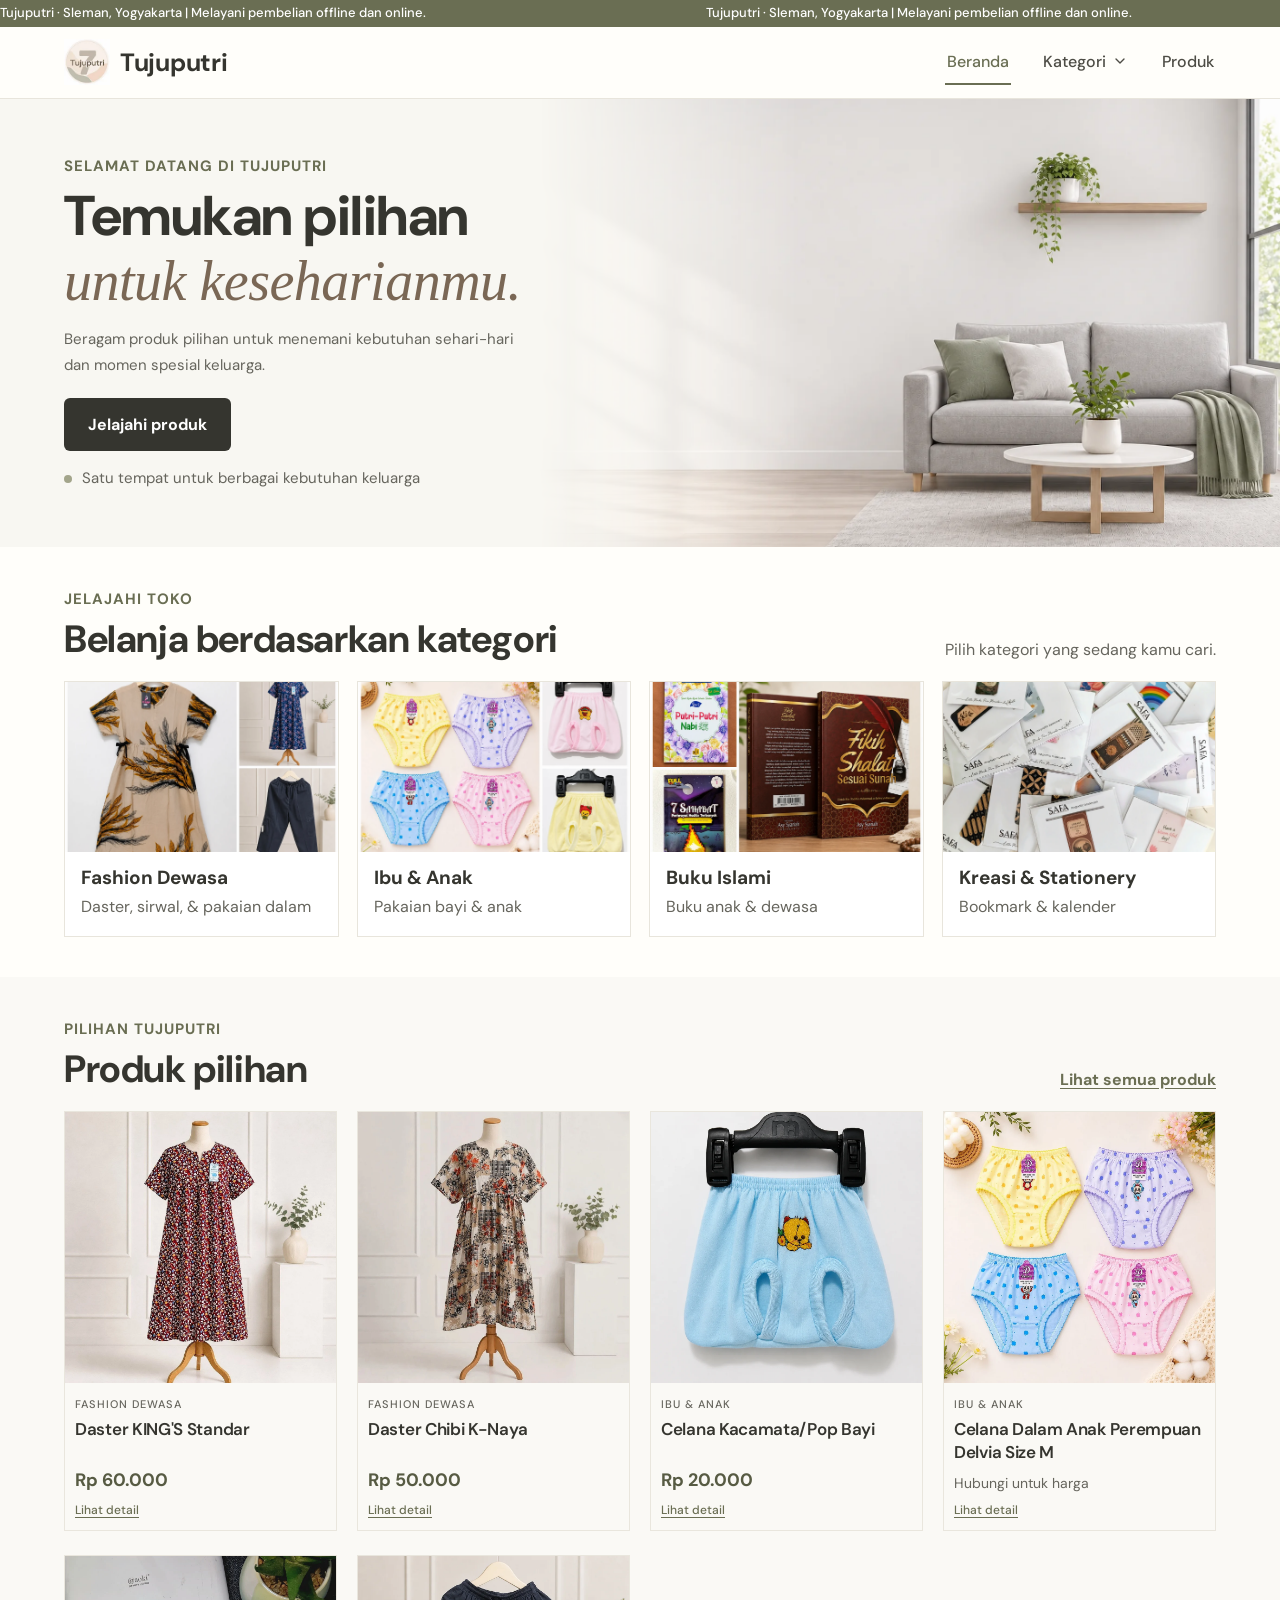
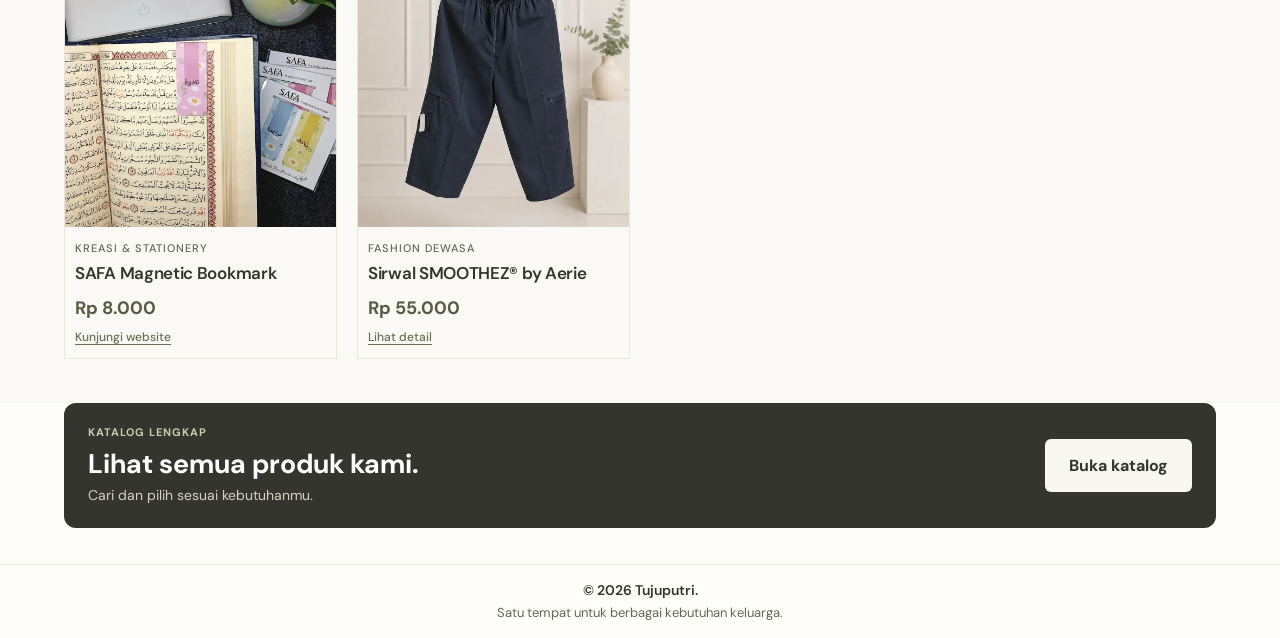
<file: index.html>
<!doctype html>
<html lang="id">
<head>
  <meta charset="utf-8">
  <meta name="viewport" content="width=device-width, initial-scale=1">
  <meta name="description" content="Tujuputri, satu tempat untuk berbagai kebutuhan keluarga.">
  <meta name="theme-color" content="#f8f7f2">
  <title>Tujuputri | Satu Tempat untuk Kebutuhan Keluarga</title>
  <link rel="preconnect" href="https://fonts.googleapis.com">
  <link rel="preconnect" href="https://fonts.gstatic.com" crossorigin>
  <link href="https://fonts.googleapis.com/css2?family=DM+Sans:wght@400;500;600;700&display=swap" rel="stylesheet">
  <link rel="stylesheet" href="styles.css?v=2">
</head>
<body data-page="home">
  
<!-- INFO TOKO -->
<div class="info-bar">
  <div class="info-marquee">
    <div class="info-marquee-track">
      <div class="info-marquee-group">
        <span>Tujuputri · Sleman, Yogyakarta | Melayani pembelian offline dan online.</span>
        <span>Tujuputri · Sleman, Yogyakarta | Melayani pembelian offline dan online.</span>
      </div>

      <div class="info-marquee-group" aria-hidden="true">
        <span>Tujuputri · Sleman, Yogyakarta | Melayani pembelian offline dan online.</span>
        <span>Tujuputri · Sleman, Yogyakarta | Melayani pembelian offline dan online.</span>
      </div>
    </div>
  </div>
</div>
  
  <!-- Header bersama, dirender dari header.js -->
  <div id="site-header"></div>

  <main>
    <!-- HERO -->
    <section class="hero">
      <div class="hero-copy">
        <p class="eyebrow">Selamat datang di Tujuputri</p>
        <h1>Temukan pilihan<br><em>untuk keseharianmu.</em></h1>
        <p class="hero-description">Beragam produk pilihan untuk menemani kebutuhan sehari-hari dan momen spesial keluarga.</p>
        <a class="button button-dark" href="#kategori">Jelajahi produk</a>
        <div class="hero-note"><span class="note-dot"></span> Satu tempat untuk berbagai kebutuhan keluarga</div>
      </div>
    </section>

    <!-- KATEGORI (kartu dibuat otomatis dari config.js) -->
    <section class="category-section section-wrap" id="kategori">
      <div class="section-heading">
        <div>
          <p class="eyebrow">Jelajahi toko</p>
          <h2>Belanja berdasarkan kategori</h2>
        </div>
        <p>Pilih kategori yang sedang kamu cari.</p>
      </div>
      <div class="category-grid" id="category-grid"></div>
    </section>

    <!-- PRODUK PILIHAN (hanya produk dengan featured: true) -->
    <section class="products-section section-wrap" id="pilihan">
      <div class="section-heading">
        <div>
          <p class="eyebrow">Pilihan Tujuputri</p>
          <h2>Produk pilihan</h2>
        </div>
        <a class="text-link" href="produk.html">Lihat semua produk</a>
      </div>
      <div class="product-grid" id="featured-grid"></div>
    </section>

    <!-- AJAKAN KE KATALOG LENGKAP -->
    <section class="cta-strip" id="katalog">
      <div>
        <p class="eyebrow">Katalog lengkap</p>
        <h2>Lihat semua produk kami.</h2>
        <p>Cari dan pilih sesuai kebutuhanmu.</p>
      </div>
      <a class="button button-light" href="produk.html">Buka katalog</a>
    </section>
  </main>

  <!-- FOOTER -->
  <footer class="site-footer">
    <div class="social-links" id="social-links" hidden></div>
    <p class="footer-copy">© 2026 Tujuputri.</p>
    <p class="footer-text">Satu tempat untuk berbagai kebutuhan keluarga.</p>
  </footer>

  <div class="toast" id="toast" role="status" aria-live="polite"></div>
  <script src="config.js?v=2"></script>
  <script src="header.js?v=1"></script>
  <script src="script.js?v=2"></script>
</body>
</html>
</file>
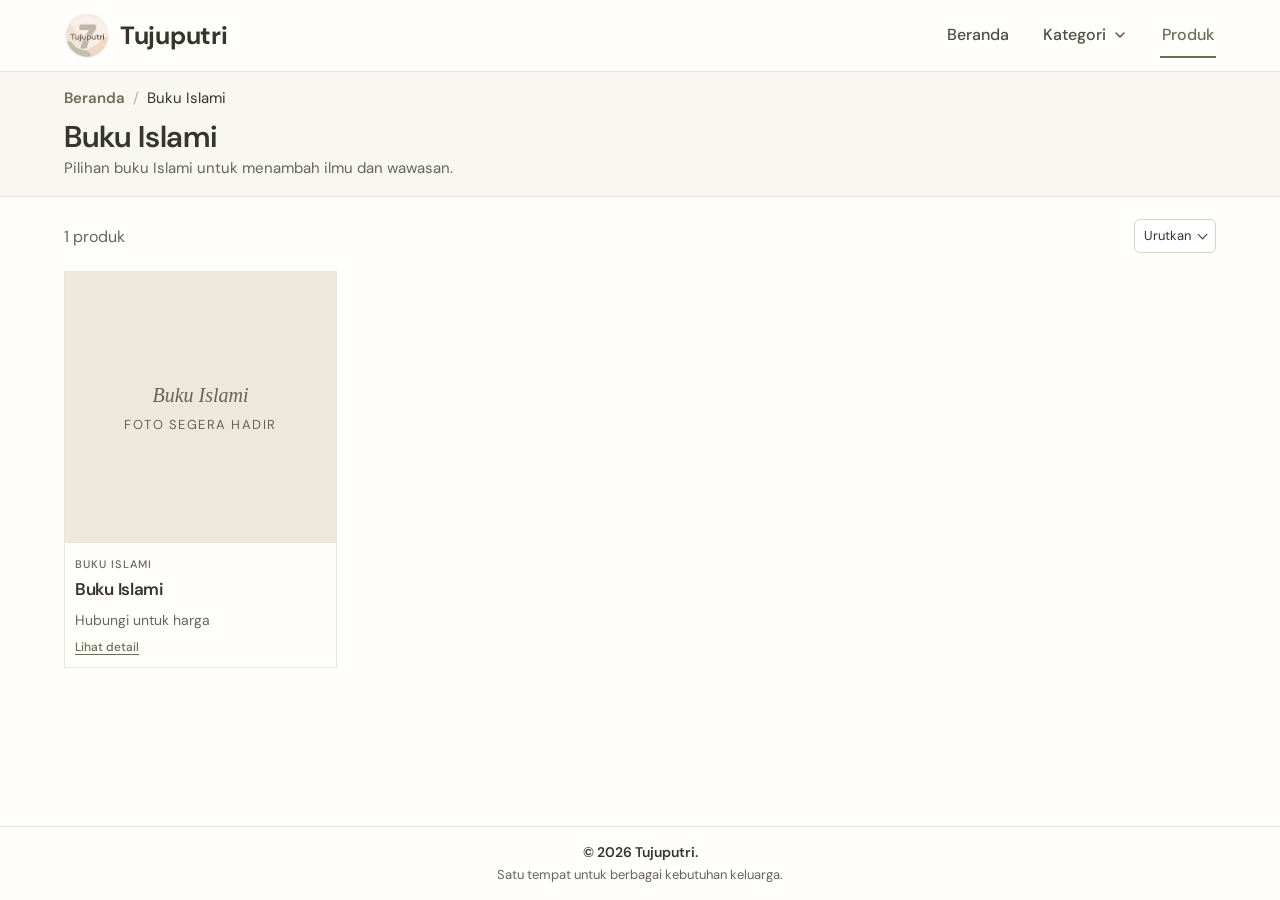
<file: buku-islami.html>
<!doctype html>
<html lang="id">
<head>
  <meta charset="utf-8">
  <meta name="viewport" content="width=device-width, initial-scale=1">
  <meta name="description" content="Buku Islami di Tujuputri: bacaan islami pilihan untuk keluarga.">
  <meta name="theme-color" content="#f8f7f2">
  <title>Buku Islami | Tujuputri</title>
  <link rel="preconnect" href="https://fonts.googleapis.com">
  <link rel="preconnect" href="https://fonts.gstatic.com" crossorigin>
  <link href="https://fonts.googleapis.com/css2?family=DM+Sans:wght@400;500;600;700&display=swap" rel="stylesheet">
  <link rel="stylesheet" href="styles.css?v=2">
</head>
<!-- Halaman kategori: ganti data-category sesuai id kategori di config.js -->
<body data-page="category" data-category="buku">

  <!-- Header bersama, dirender dari header.js -->
  <div id="site-header"></div>

  <main>
    <!-- JUDUL KATEGORI (diisi otomatis dari config.js) -->
    <section class="page-head section-wrap">
      <nav class="breadcrumb" id="breadcrumb" aria-label="Jejak halaman"></nav>
      <h1 id="category-title">Buku Islami</h1>
      <p class="page-intro" id="category-intro"></p>
    </section>

    <!-- DAFTAR PRODUK KATEGORI -->
    <section class="page-section section-wrap">

  <div class="listing-toolbar">
  <p class="result-count" id="result-count" aria-live="polite"></p>

  <div class="sort-control">
    <button
      type="button"
      class="sort-trigger"
      id="sort-trigger"
      aria-expanded="false"
      aria-controls="sort-options"
    >
      <span id="sort-label">Urutkan</span>
      <span class="sort-arrow"></span>
    </button>

    <div class="sort-options" id="sort-options" hidden>
      <button type="button" data-sort="default">Default</button>
      <button type="button" data-sort="price-low">Termurah</button>
      <button type="button" data-sort="price-high">Termahal</button>
      <button type="button" data-sort="name-az">A–Z</button>
      <button type="button" data-sort="name-za">Z–A</button>
    </div>
  </div>
</div>

  <div class="product-grid" id="product-grid"></div>
      <p class="empty-state" id="empty-state" hidden>Produk di kategori ini akan segera hadir. <a class="text-link" href="produk.html">Lihat semua produk</a></p>
    </section>
  </main>

  <!-- FOOTER -->
  <footer class="site-footer">
    <div class="social-links" id="social-links" hidden></div>
    <p class="footer-copy">© 2026 Tujuputri.</p>
    <p class="footer-text">Satu tempat untuk berbagai kebutuhan keluarga.</p>
  </footer>

  <div class="toast" id="toast" role="status" aria-live="polite"></div>
  <script src="config.js?v=2"></script>
  <script src="header.js?v=1"></script>
  <script src="script.js?v=2"></script>
</body>
</html>
</file>
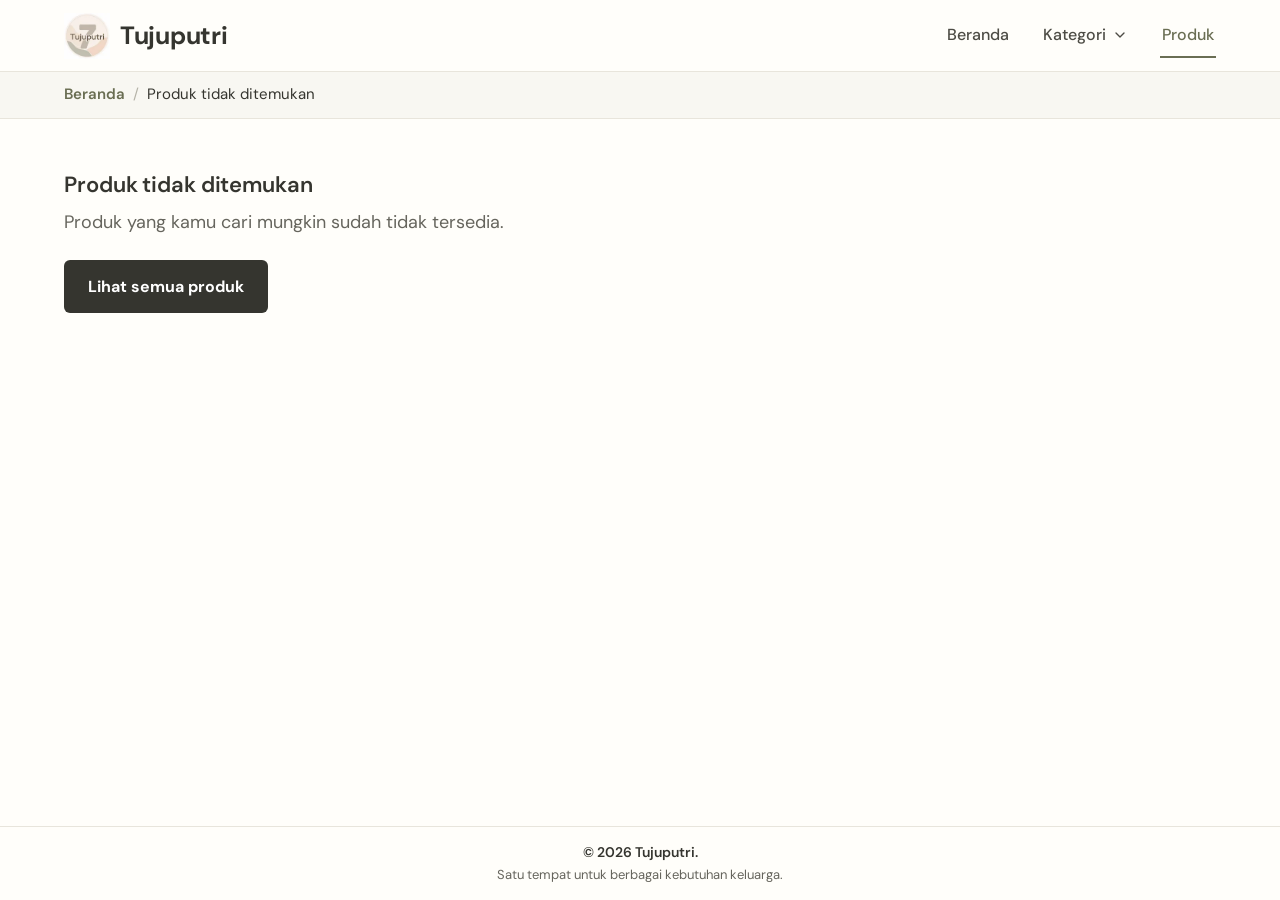
<file: detail.html>
<!doctype html>
<html lang="id">
<head>
  <meta charset="utf-8">
  <meta name="viewport" content="width=device-width, initial-scale=1">
  <meta name="description" content="Detail produk Tujuputri.">
  <meta name="theme-color" content="#f8f7f2">
  <title>Detail Produk | Tujuputri</title>
  <link rel="preconnect" href="https://fonts.googleapis.com">
  <link rel="preconnect" href="https://fonts.gstatic.com" crossorigin>
  <link href="https://fonts.googleapis.com/css2?family=DM+Sans:wght@400;500;600;700&display=swap" rel="stylesheet">
  <link rel="stylesheet" href="styles.css?v=2">
</head>
<!-- Satu halaman untuk semua produk. Alamatnya: detail.html?id=ID-PRODUK (id dari config.js) -->
<body data-page="detail">

  <!-- Header bersama, dirender dari header.js -->
  <div id="site-header"></div>

  <main>
    <!-- JEJAK HALAMAN (diisi otomatis) -->
    <section class="page-head compact section-wrap">
      <nav class="breadcrumb" id="breadcrumb" aria-label="Jejak halaman"></nav>
    </section>

    <!-- DETAIL PRODUK (diisi otomatis dari config.js) -->
    <section class="page-section section-wrap">
      <div id="detail"></div>
    </section>
  </main>

  <!-- FOOTER -->
  <footer class="site-footer">
    <div class="social-links" id="social-links" hidden></div>
    <p class="footer-copy">© 2026 Tujuputri.</p>
    <p class="footer-text">Satu tempat untuk berbagai kebutuhan keluarga.</p>
  </footer>

  <div class="toast" id="toast" role="status" aria-live="polite"></div>
  <script src="config.js?v=2"></script>
  <script src="header.js?v=1"></script>
  <script src="script.js?v=2"></script>
</body>
</html>
</file>
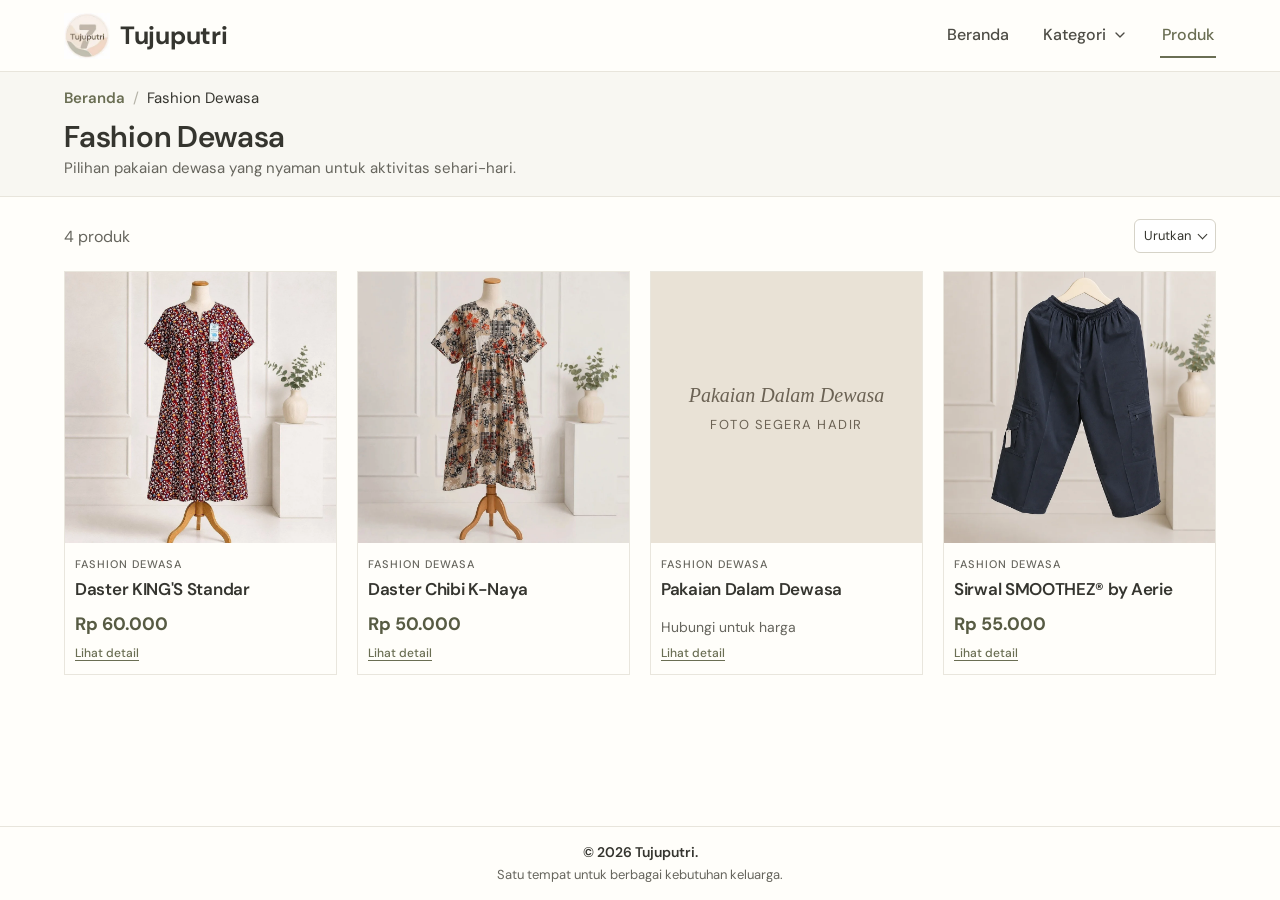
<file: fashion.html>
<!doctype html>
<html lang="id">
<head>
  <meta charset="utf-8">
  <meta name="viewport" content="width=device-width, initial-scale=1">
  <meta name="description" content="Fashion Dewasa di Tujuputri: daster dan pakaian dalam dewasa.">
  <meta name="theme-color" content="#f8f7f2">
  <title>Fashion Dewasa | Tujuputri</title>
  <link rel="preconnect" href="https://fonts.googleapis.com">
  <link rel="preconnect" href="https://fonts.gstatic.com" crossorigin>
  <link href="https://fonts.googleapis.com/css2?family=DM+Sans:wght@400;500;600;700&display=swap" rel="stylesheet">
  <link rel="stylesheet" href="styles.css?v=2">
</head>
<!-- Halaman kategori: ganti data-category sesuai id kategori di config.js -->
<body data-page="category" data-category="fashion">

  <!-- Header bersama, dirender dari header.js -->
  <div id="site-header"></div>

  <main>
    <!-- JUDUL KATEGORI (diisi otomatis dari config.js) -->
    <section class="page-head section-wrap">
      <nav class="breadcrumb" id="breadcrumb" aria-label="Jejak halaman"></nav>
      <h1 id="category-title">Fashion Dewasa</h1>
      <p class="page-intro" id="category-intro"></p>
    </section>

    <!-- DAFTAR PRODUK KATEGORI -->
    <section class="page-section section-wrap">

  <div class="listing-toolbar">
  <p class="result-count" id="result-count" aria-live="polite"></p>

  <div class="sort-control">
    <button
      type="button"
      class="sort-trigger"
      id="sort-trigger"
      aria-expanded="false"
      aria-controls="sort-options"
    >
      <span id="sort-label">Urutkan</span>
      <span class="sort-arrow"></span>
    </button>

    <div class="sort-options" id="sort-options" hidden>
      <button type="button" data-sort="default">Default</button>
      <button type="button" data-sort="price-low">Termurah</button>
      <button type="button" data-sort="price-high">Termahal</button>
      <button type="button" data-sort="name-az">A–Z</button>
      <button type="button" data-sort="name-za">Z–A</button>
    </div>
  </div>
  </div>

  <div class="product-grid" id="product-grid"></div>
      <p class="empty-state" id="empty-state" hidden>Produk di kategori ini akan segera hadir. <a class="text-link" href="produk.html">Lihat semua produk</a></p>
    </section>
  </main>

  <!-- FOOTER -->
  <footer class="site-footer">
    <div class="social-links" id="social-links" hidden></div>
    <p class="footer-copy">© 2026 Tujuputri.</p>
    <p class="footer-text">Satu tempat untuk berbagai kebutuhan keluarga.</p>
  </footer>

  <div class="toast" id="toast" role="status" aria-live="polite"></div>
  <script src="config.js?v=2"></script>
  <script src="header.js?v=1"></script>
  <script src="script.js?v=2"></script>
</body>
</html>
</file>
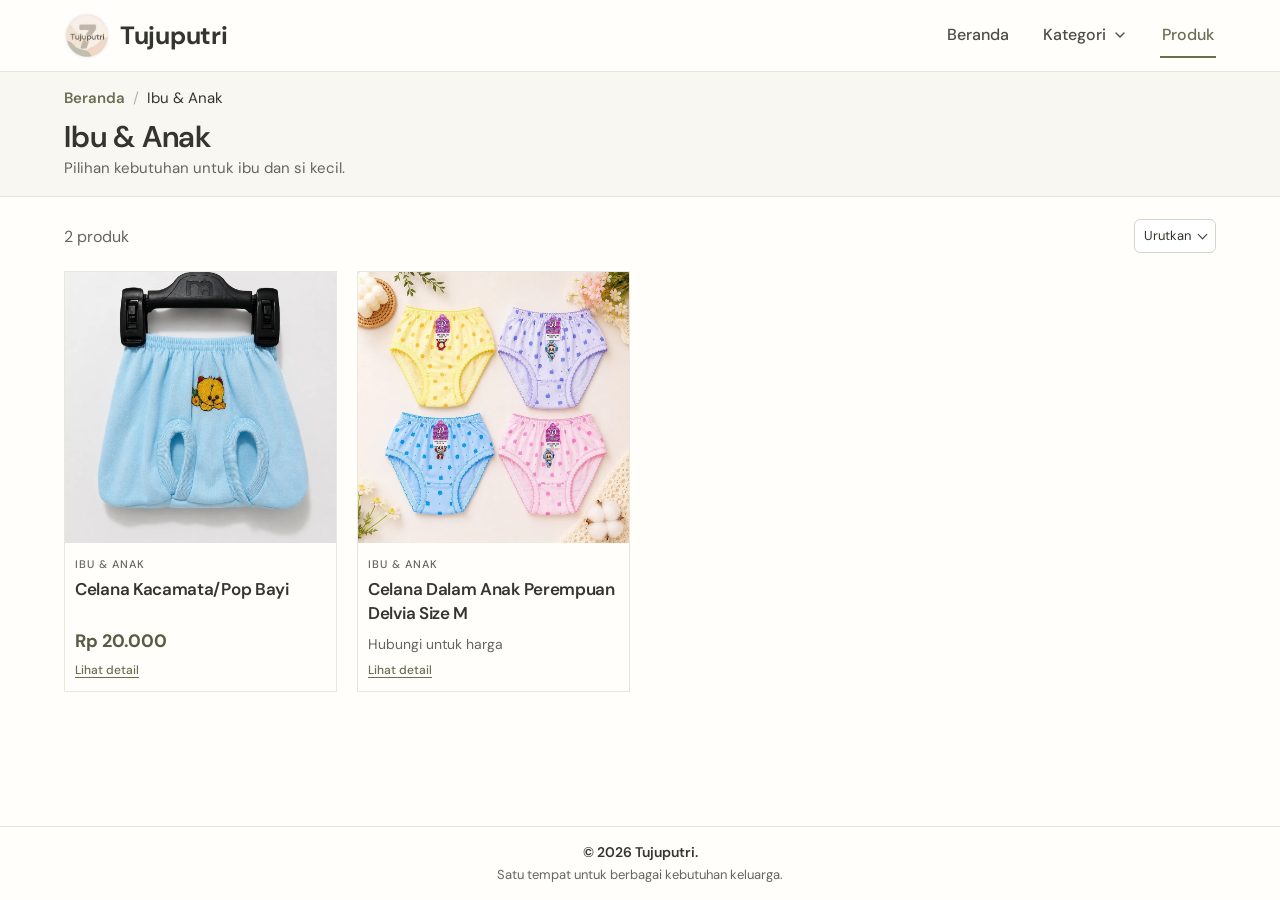
<file: ibu-anak.html>
<!doctype html>
<html lang="id">
<head>
  <meta charset="utf-8">
  <meta name="viewport" content="width=device-width, initial-scale=1">
  <meta name="description" content="Ibu &amp; Anak di Tujuputri: pakaian bayi dan pakaian dalam anak.">
  <meta name="theme-color" content="#f8f7f2">
  <title>Ibu &amp; Anak | Tujuputri</title>
  <link rel="preconnect" href="https://fonts.googleapis.com">
  <link rel="preconnect" href="https://fonts.gstatic.com" crossorigin>
  <link href="https://fonts.googleapis.com/css2?family=DM+Sans:wght@400;500;600;700&display=swap" rel="stylesheet">
  <link rel="stylesheet" href="styles.css?v=2">
</head>
<!-- Halaman kategori: ganti data-category sesuai id kategori di config.js -->
<body data-page="category" data-category="anak">

  <!-- Header bersama, dirender dari header.js -->
  <div id="site-header"></div>

  <main>
    <!-- JUDUL KATEGORI (diisi otomatis dari config.js) -->
    <section class="page-head section-wrap">
      <nav class="breadcrumb" id="breadcrumb" aria-label="Jejak halaman"></nav>
      <h1 id="category-title">Ibu &amp; Anak</h1>
      <p class="page-intro" id="category-intro"></p>
    </section>

    <!-- DAFTAR PRODUK KATEGORI -->
    <section class="page-section section-wrap">

  <div class="listing-toolbar">
  <p class="result-count" id="result-count" aria-live="polite"></p>

  <div class="sort-control">
    <button
      type="button"
      class="sort-trigger"
      id="sort-trigger"
      aria-expanded="false"
      aria-controls="sort-options"
    >
      <span id="sort-label">Urutkan</span>
      <span class="sort-arrow"></span>
    </button>

    <div class="sort-options" id="sort-options" hidden>
      <button type="button" data-sort="default">Default</button>
      <button type="button" data-sort="price-low">Termurah</button>
      <button type="button" data-sort="price-high">Termahal</button>
      <button type="button" data-sort="name-az">A–Z</button>
      <button type="button" data-sort="name-za">Z–A</button>
    </div>
  </div>
</div>

  <div class="product-grid" id="product-grid"></div>
  <p class="empty-state" id="empty-state" hidden>Produk di kategori ini akan segera hadir. <a class="text-link" href="produk.html">Lihat semua produk</a></p>
    </section>
  </main>

  <!-- FOOTER -->
  <footer class="site-footer">
    <div class="social-links" id="social-links" hidden></div>
    <p class="footer-copy">© 2026 Tujuputri.</p>
    <p class="footer-text">Satu tempat untuk berbagai kebutuhan keluarga.</p>
  </footer>

  <div class="toast" id="toast" role="status" aria-live="polite"></div>
  <script src="config.js?v=2"></script>
  <script src="header.js?v=1"></script>
  <script src="script.js?v=2"></script>
</body>
</html>
</file>
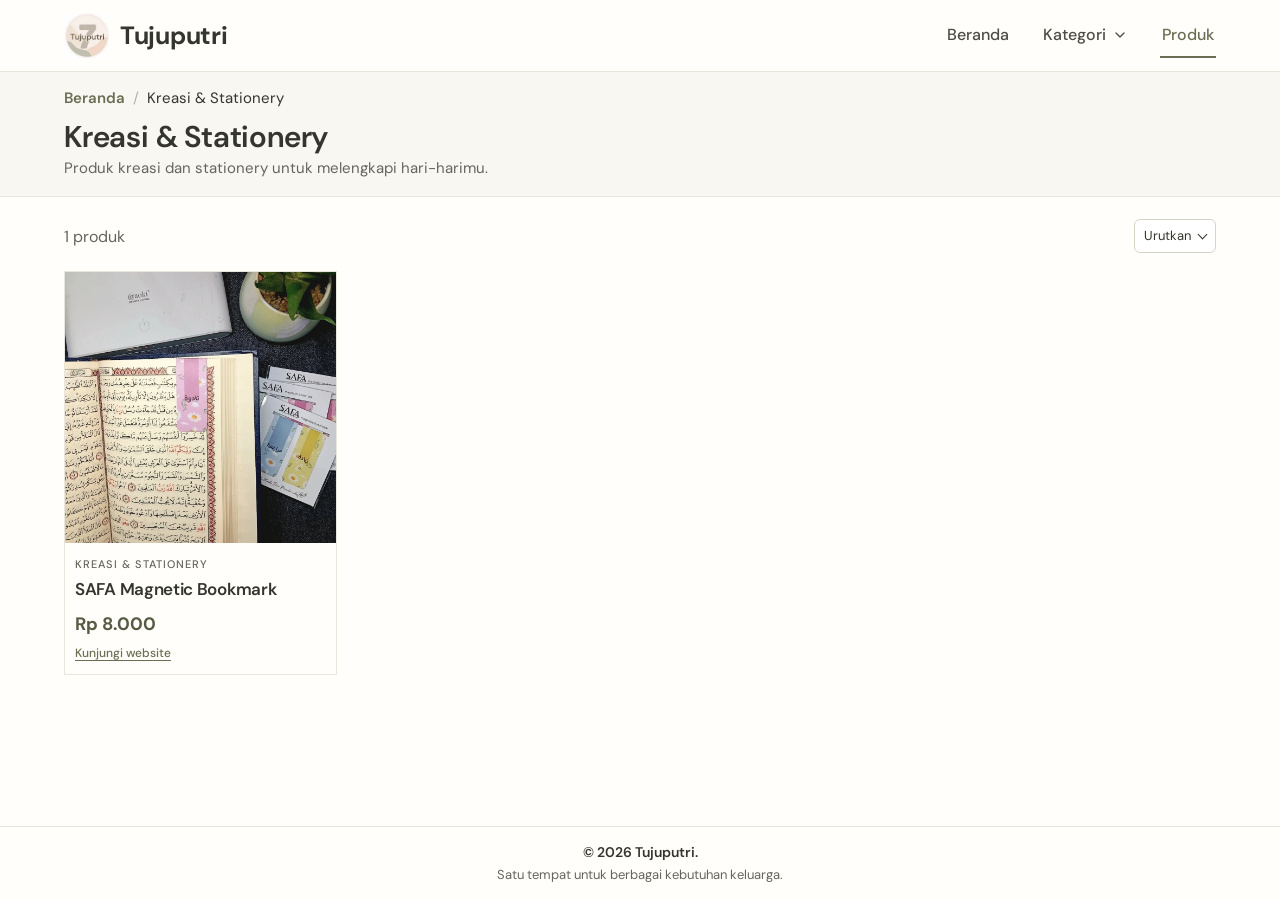
<file: kreasi.html>
<!doctype html>
<html lang="id">
<head>
  <meta charset="utf-8">
  <meta name="viewport" content="width=device-width, initial-scale=1">
  <meta name="description" content="Kreasi dan Stationery di Tujuputri: SAFA Magnetic Bookmark dan kalender meja.">
  <meta name="theme-color" content="#f8f7f2">
  <title>Kreasi &amp; Stationery | Tujuputri</title>
  <link rel="preconnect" href="https://fonts.googleapis.com">
  <link rel="preconnect" href="https://fonts.gstatic.com" crossorigin>
  <link href="https://fonts.googleapis.com/css2?family=DM+Sans:wght@400;500;600;700&display=swap" rel="stylesheet">
  <link rel="stylesheet" href="styles.css?v=2">
</head>
<!-- Halaman kategori: ganti data-category sesuai id kategori di config.js -->
<body data-page="category" data-category="kreatif">

  <!-- Header bersama, dirender dari header.js -->
  <div id="site-header"></div>

  <main>
    <!-- JUDUL KATEGORI (diisi otomatis dari config.js) -->
    <section class="page-head section-wrap">
      <nav class="breadcrumb" id="breadcrumb" aria-label="Jejak halaman"></nav>
      <h1 id="category-title">Kreasi &amp; Stationery</h1>
      <p class="page-intro" id="category-intro"></p>
    </section>

    <!-- DAFTAR PRODUK KATEGORI -->
    <section class="page-section section-wrap">

  <div class="listing-toolbar">
  <p class="result-count" id="result-count" aria-live="polite"></p>

  <div class="sort-control">
    <button
      type="button"
      class="sort-trigger"
      id="sort-trigger"
      aria-expanded="false"
      aria-controls="sort-options"
    >
      <span id="sort-label">Urutkan</span>
      <span class="sort-arrow"></span>
    </button>

    <div class="sort-options" id="sort-options" hidden>
      <button type="button" data-sort="default">Default</button>
      <button type="button" data-sort="price-low">Termurah</button>
      <button type="button" data-sort="price-high">Termahal</button>
      <button type="button" data-sort="name-az">A–Z</button>
      <button type="button" data-sort="name-za">Z–A</button>
    </div>
  </div>
</div>

  <div class="product-grid" id="product-grid"></div>
  <p class="empty-state" id="empty-state" hidden>Produk di kategori ini akan segera hadir. <a class="text-link" href="produk.html">Lihat semua produk</a></p>
    </section>
  </main>

  <!-- FOOTER -->
  <footer class="site-footer">
    <div class="social-links" id="social-links" hidden></div>
    <p class="footer-copy">© 2026 Tujuputri.</p>
    <p class="footer-text">Satu tempat untuk berbagai kebutuhan keluarga.</p>
  </footer>

  <div class="toast" id="toast" role="status" aria-live="polite"></div>
  <script src="config.js?v=2"></script>
  <script src="header.js?v=1"></script>
  <script src="script.js?v=2"></script>
</body>
</html>
</file>
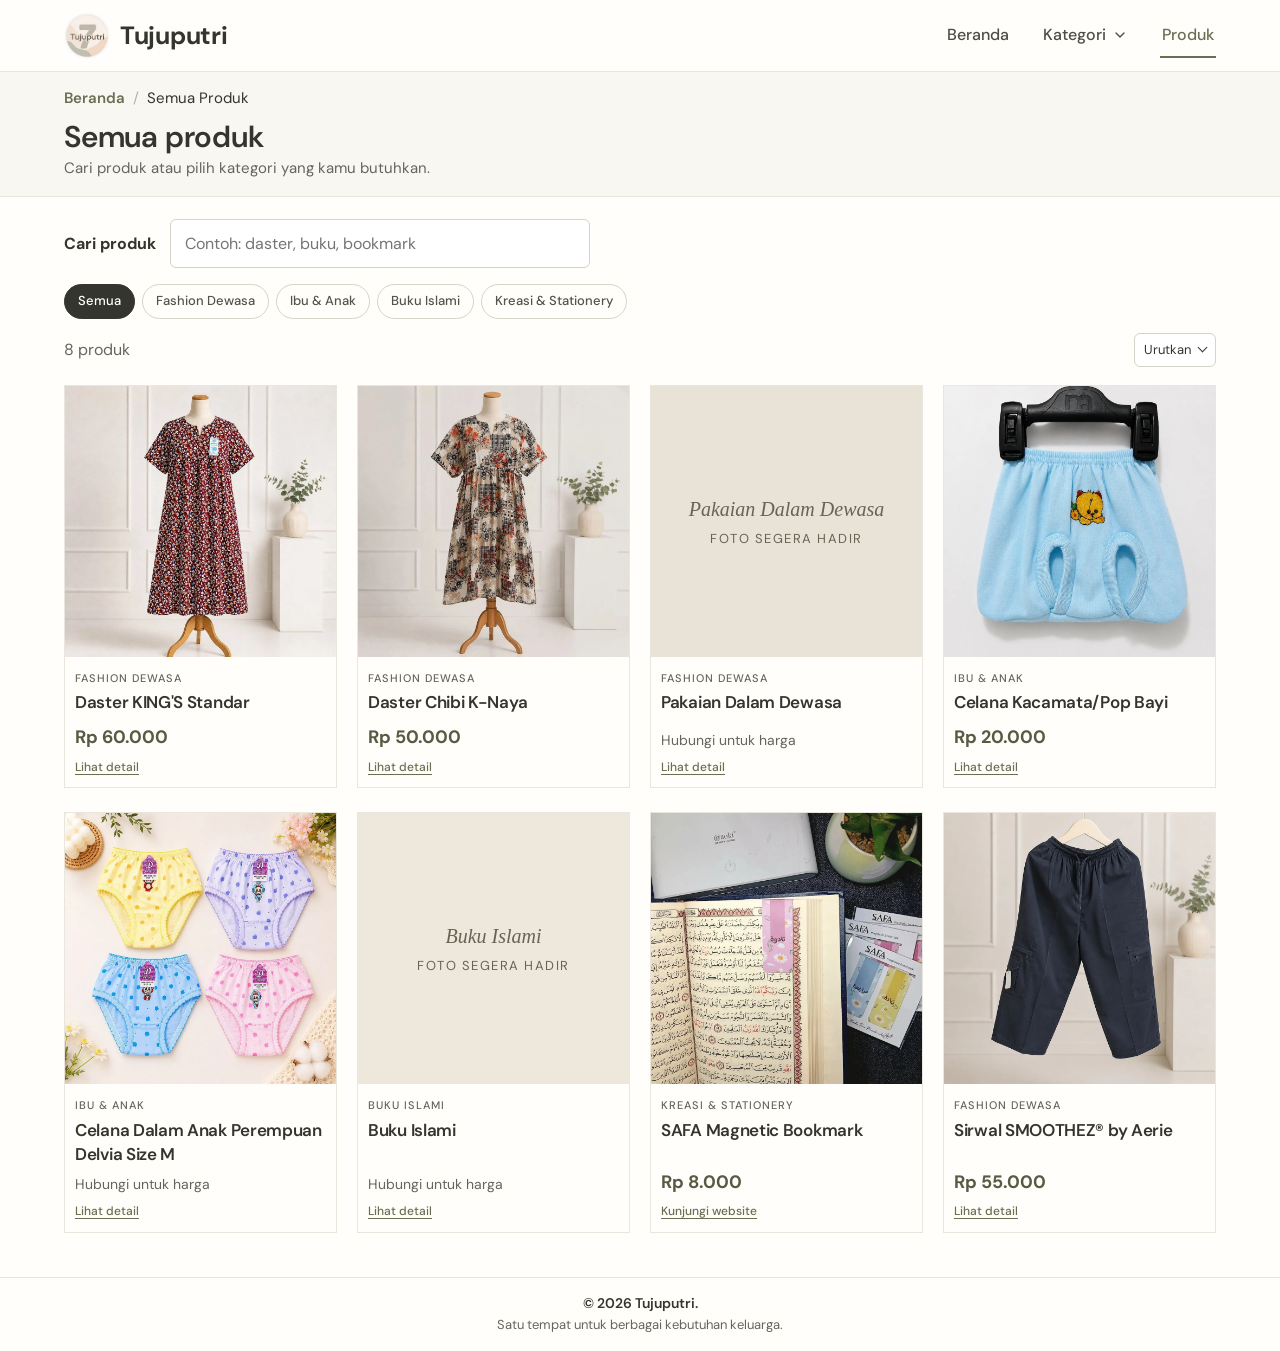
<file: produk.html>
<!doctype html>
<html lang="id">
<head>
  <meta charset="utf-8">
  <meta name="viewport" content="width=device-width, initial-scale=1">
  <meta name="description" content="Katalog lengkap produk Tujuputri: fashion dewasa, ibu dan anak, buku islami, kreasi dan stationery.">
  <meta name="theme-color" content="#f8f7f2">
  <title>Semua Produk | Tujuputri</title>
  <link rel="preconnect" href="https://fonts.googleapis.com">
  <link rel="preconnect" href="https://fonts.gstatic.com" crossorigin>
  <link href="https://fonts.googleapis.com/css2?family=DM+Sans:wght@400;500;600;700&display=swap" rel="stylesheet">
  <link rel="stylesheet" href="styles.css?v=2">
</head>
<body data-page="catalog">

  <!-- Header bersama, dirender dari header.js -->
  <div id="site-header"></div>

  <main>
    <!-- JUDUL HALAMAN -->
    <section class="page-head section-wrap">
      <nav class="breadcrumb" aria-label="Jejak halaman">
        <a href="index.html">Beranda</a>
        <span class="crumb-sep" aria-hidden="true">/</span>
        <span aria-current="page">Semua Produk</span>
      </nav>
      <h1>Semua produk</h1>
      <p class="page-intro">Cari produk atau pilih kategori yang kamu butuhkan.</p>
    </section>

    <!-- PENCARIAN, FILTER, DAN DAFTAR PRODUK -->
    <section class="page-section section-wrap">
      <div class="search-panel">
        <label for="product-search">Cari produk</label>
        <input id="product-search" type="search" placeholder="Contoh: daster, buku, bookmark" autocomplete="off">
      </div>
      <div class="filter-row" id="filter-row" role="group" aria-label="Filter kategori"></div>
      <div class="listing-toolbar">
  <p class="result-count" id="result-count" aria-live="polite"></p>

  <div class="sort-control">
    <button
      type="button"
      class="sort-trigger"
      id="sort-trigger"
      aria-expanded="false"
      aria-controls="sort-options"
    >
      <span id="sort-label">Urutkan</span>
      <span class="sort-arrow"></span>
    </button>

    <div class="sort-options" id="sort-options" hidden>
      <button type="button" data-sort="default">Default</button>
      <button type="button" data-sort="price-low">Termurah</button>
      <button type="button" data-sort="price-high">Termahal</button>
      <button type="button" data-sort="name-az">A–Z</button>
      <button type="button" data-sort="name-za">Z–A</button>
    </div>
  </div>
</div>
      
      <div class="product-grid" id="product-grid"></div>
      <p class="empty-state" id="empty-state" hidden>Produk belum ditemukan. Coba kata kunci lain atau pilih kategori Semua.</p>
    </section>
  </main>

  <!-- FOOTER -->
  <footer class="site-footer">
    <div class="social-links" id="social-links" hidden></div>
    <p class="footer-copy">© 2026 Tujuputri.</p>
    <p class="footer-text">Satu tempat untuk berbagai kebutuhan keluarga.</p>
  </footer>

  <div class="toast" id="toast" role="status" aria-live="polite"></div>
  <script src="config.js?v=2"></script>
  <script src="header.js?v=1"></script>
  <script src="script.js?v=2"></script>
</body>
</html>
</file>
<file: styles.css>
/*
  ============================================================
  STYLES WEBSITE TUJUPUTRI  (styles.css)  -  Versi 2
  Konsep: Warm Minimalist + Modern Clean
  Font dimuat lewat tag <link> di setiap file HTML
  (DM Sans untuk judul dan isi; hierarki lewat ukuran & ketebalan).
  ============================================================
  TIPS UBAH CEPAT:
  - Ganti warna  : ubah nilai di bagian :root di bawah ini.
  - Ukuran tulisan isi: ubah angka "17px" pada body.
*/

/* ---------- WARNA & PENGATURAN DASAR ---------- */
:root{
  --ivory:#f8f7f2; --white:#fffefa; --beige:#e9e3d8;
  --sage:#a3a58b; --olive:#6a6e53; --olive-dark:#575b43;
  --mocha:#7a6755; --ink:#35352f; --muted:#66655d; --line:#e8e5dc;
  --gutter:max(5vw,20px,calc((100vw - 1180px) / 2)); /* jarak kiri-kanan halaman */
  --font-heading:"DM Sans",system-ui,-apple-system,"Segoe UI",sans-serif;
  --font-body:"DM Sans",system-ui,-apple-system,"Segoe UI",sans-serif;
}
*{box-sizing:border-box}
html{scroll-behavior:smooth;-webkit-text-size-adjust:100%}
body{margin:0;background:var(--white);color:var(--ink);font:17px/1.7 var(--font-body);-webkit-font-smoothing:antialiased}
/* Footer selalu di dasar layar; jika isi halaman pendek, ruang kosong ada di atas footer */
body{display:flex;flex-direction:column;min-height:100vh;min-height:100dvh}
main{flex:1 0 auto}
img{max-width:100%;display:block}
h1,h2,h3,p{margin:0}
a{color:inherit;text-decoration:none}
button,input{font:inherit}
[hidden]{display:none!important}
a:focus-visible,button:focus-visible,input:focus-visible{outline:3px solid var(--sage);outline-offset:2px}

/* ---------- BAR INFO DI ATAS BERANDA ---------- */
.info-bar{
  background:var(--olive);
  color:#fff;
  font-size:13px;
  font-weight:500;
  line-height:1.3;
  padding:5px 0;
  overflow:hidden;
  white-space:nowrap;
}

.info-marquee{
  width:100%;
  overflow:hidden;
}

.info-marquee-track{
  display:flex;
  flex-wrap:nowrap;
  width:max-content;
  animation:info-scroll 28s linear infinite;
  will-change:transform;
}

.info-marquee-group{
  display:flex;
  flex:0 0 auto;
  width:max-content;
  gap:0;
  padding:0;
}

.info-marquee-group span{
  display:block;
  flex:none;
  white-space:nowrap;
  padding-right:150px;
}

@keyframes info-scroll{
  from{
    transform:translate3d(0,0,0);
  }
  to{
    transform:translate3d(-50%,0,0);
  }
}
@media(prefers-reduced-motion:reduce){
  .info-marquee-track{
    animation:none;
  }
}

/* ---------- HEADER & NAVIGASI ---------- */
.site-header{min-height:72px;padding:0 var(--gutter);display:flex;align-items:center;justify-content:space-between;background:rgba(255,254,250,.96);border-bottom:1px solid var(--line);position:sticky;top:0;z-index:10;backdrop-filter:blur(12px)}
.brand{display:flex;align-items:center;gap:10px;min-width:0}
.brand-logo{display:block;width:46px;height:auto;max-height:46px;object-fit:contain;flex:none}
.brand-mark{width:38px;height:38px;border-radius:50%;display:grid;place-items:center;background:var(--sage);color:#fff;font:700 19px var(--font-heading)}
.brand-name{font:700 25px var(--font-heading);letter-spacing:-.3px}
.main-nav{display:flex;gap:30px;font-size:16px;font-weight:500}
.main-nav a{padding:8px 2px;border-bottom:2px solid transparent;color:#4d4c45}
.main-nav a:hover{color:var(--olive)}
.main-nav a[aria-current="page"]{color:var(--olive);border-bottom-color:var(--olive)}
.menu-toggle{display:none;border:0;background:none;color:var(--ink);font-size:26px;line-height:1;cursor:pointer;width:46px;height:46px;border-radius:8px}

/* ---------- DROP-DOWN KATEGORI ---------- */
.nav-dropdown{position:relative}
.nav-drop-toggle{display:inline-flex;align-items:center;gap:6px;border:0;background:none;color:#4d4c45;font:inherit;font-weight:500;padding:8px 2px;border-bottom:2px solid transparent;cursor:pointer}
.nav-drop-toggle:hover{color:var(--olive)}
.nav-drop-toggle svg{width:16px;height:16px;fill:none;stroke:currentColor;stroke-width:2;stroke-linecap:round;stroke-linejoin:round;transition:transform .2s}
.nav-drop-toggle[aria-expanded="true"] svg{transform:rotate(180deg)}
.nav-drop-menu{position:absolute;top:100%;left:-14px;min-width:230px;background:var(--white);border:1px solid var(--line);box-shadow:0 12px 30px #35352f1a;padding:6px 0;z-index:12}
.main-nav .nav-drop-menu a{display:block;padding:10px 18px;border-bottom:0}
.main-nav .nav-drop-menu a:hover{background:var(--ivory)}

/* ---------- TOMBOL ---------- */
.button{display:inline-flex;align-items:center;justify-content:center;gap:14px;min-height:50px;padding:13px 24px;border-radius:6px;font-size:16px;font-weight:700;border:0;cursor:pointer;transition:transform .2s,background .2s}
.button:hover{transform:translateY(-2px)}
.button-dark{background:var(--ink);color:#fff}
.button-light{background:var(--ivory);color:var(--ink);white-space:nowrap}
.button-wa{background:var(--olive);color:#fff}
.button-wa:hover{background:var(--olive-dark)}

.hero-copy {
  max-width: 520px;
}
.eyebrow{font-size:15px;letter-spacing:1px;font-weight:700;color:var(--olive);margin-bottom:5px;text-transform:uppercase}
.hero h1{font:700 clamp(36px,4.6vw,56px)/1.15 var(--font-heading);letter-spacing:-.5px}
.hero h1 em,.page-head h1 em{font-family:Georgia,serif;font-weight:400;color:var(--mocha)}
.hero-description{font-size:15px;line-height:1.7;color:var(--muted);max-width:460px;margin:14px 0 20px}
.hero-note{margin-top:15px;font-size:15px;color:var(--muted);display:flex;align-items:center;gap:10px}
.note-dot{width:8px;height:8px;background:var(--sage);border-radius:50%;flex:none}
.hero-art{height:340px;position:relative;display:grid;place-items:center}
.hero-shape{position:absolute;border-radius:50%}
.shape-one{width:290px;height:290px;background:#e8e2d6;right:8%;top:5%}
.shape-two{width:170px;height:170px;background:#c9c9b6;left:8%;bottom:1%;opacity:.65}
.hero-stack{position:relative;width:260px;height:270px;transform:rotate(-5deg)}
.stack-card{position:absolute;box-shadow:0 20px 40px #514b3c18}
.stack-book{z-index:2;width:155px;height:205px;background:#8b8d73;left:7px;top:22px;transform:rotate(-9deg);padding:22px;color:#fff9ed;display:flex;flex-direction:column;justify-content:space-between}
.stack-book b{font:700 22px/1.15 var(--font-heading)}
.stack-book small{font-size:10px;letter-spacing:2px}
.mini-line{width:28px;height:1px;background:#fff9ed}
.stack-fabric{width:145px;height:185px;background:repeating-linear-gradient(45deg,#d7c8b5 0 8px,#e6dccc 8px 16px);right:0;top:45px;transform:rotate(12deg)}
.fabric-stitch{position:absolute;inset:10px;border:1px dashed #a99883}
.stack-paper{z-index:3;width:125px;height:150px;background:#f7f1e5;right:7px;bottom:-10px;transform:rotate(8deg);padding:18px;color:var(--mocha);display:flex;flex-direction:column;justify-content:space-between}
.stack-paper b{font:italic 21px Georgia,serif}
.paper-flower{font-size:25px;color:var(--olive)}
.hero-label{position:absolute;font-size:13px;letter-spacing:1.5px;text-transform:uppercase;color:var(--mocha)}
.label-top{right:2%;top:4%}
.label-bottom{left:1%;bottom:5%}

/* ---------- BAGIAN UMUM ---------- */
.section-wrap{padding-left:var(--gutter);padding-right:var(--gutter)}
.category-section{padding-top:40px;padding-bottom:40px}
.products-section{padding-top:40px;padding-bottom:44px;background:#faf9f5}
.section-heading{display:flex;align-items:flex-end;justify-content:space-between;gap:12px;margin-bottom:18px}
.section-heading h2{font:700 clamp(28px,3.2vw,38px)/1.2 var(--font-heading);letter-spacing:-.4px}
.section-heading>p{font-size:16px;color:var(--muted)}
.text-link{font-size:16px;font-weight:700;color:var(--olive);text-decoration:underline;text-underline-offset:3px}
.text-link:hover{color:var(--olive-dark)}

/* ---------- KARTU KATEGORI ---------- */
.category-grid{display:grid;grid-template-columns:repeat(4,1fr);gap:18px}
.category-card{position:relative;display:block;text-align:left;border:1px solid var(--line);border-radius:0px;background:#fff;overflow:hidden;transition:transform .2s,box-shadow .2s}
.category-card:hover{transform:translateY(-4px);box-shadow:0 12px 30px #35352f0f}
.category-art{height:170px;display:block;position:relative;overflow:hidden}
.category-photo {
  width: 100%;
  height: 100%;
  display: block;
  object-fit: cover;
}
.category-meta{display:flex;flex-direction:column;padding:14px 16px 16px;gap:2px}
.category-meta b{font:700 19px/1.3 var(--font-heading)}
.category-meta small{font-size:16px;color:var(--muted)}

/* Ilustrasi kategori */
.art-fashion{background:#e9e2d6}
.art-fabric{position:absolute;width:110px;height:145px;background:repeating-linear-gradient(0deg,#9b8b78 0 2px,#b9a895 2px 5px);left:calc(50% - 55px);top:22px;border-radius:48% 48% 8px 8px;transform:rotate(-8deg);box-shadow:16px 12px 0 #d0c2b0}
.art-baby{background:#e9e9df}
.art-baby-body{position:absolute;width:94px;height:108px;background:#c4c8b5;left:calc(50% - 47px);top:35px;border-radius:24px 24px 36px 36px}
.art-baby-sleeve{position:absolute;width:130px;height:35px;border-radius:30px;background:#d7d8c9;left:calc(50% - 65px);top:51px;transform:rotate(-18deg)}
.art-books{background:#eee7dc}
.book{position:absolute;width:73px;height:115px;bottom:22px;border-radius:3px 7px 7px 3px;box-shadow:5px 7px 10px #40392b20}
.book-a{background:#8d9279;left:calc(50% - 76px);transform:rotate(-12deg)}
.book-b{background:#b78f73;left:calc(50% - 28px);height:130px;transform:rotate(4deg)}
.book-c{background:#d4c8b5;left:calc(50% + 20px);transform:rotate(12deg)}
.art-creative{background:#e6e7dc}
.creative-calendar{position:absolute;width:92px;height:112px;background:#f8f5ec;border:7px solid #a0a38a;left:calc(50% - 58px);top:30px;transform:rotate(-7deg);box-shadow:8px 9px 0 #d2d3c4}
.creative-bookmark{position:absolute;width:35px;height:110px;background:#927e68;right:calc(50% - 74px);top:48px;transform:rotate(11deg);clip-path:polygon(0 0,100% 0,100% 100%,50% 82%,0 100%)}
.art-generic{background:#e9e6dc}
.art-generic::after{content:"";position:absolute;width:90px;height:90px;border-radius:50%;background:#c9c9b6;left:calc(50% - 45px);top:40px}

/* ---------- KARTU PRODUK ---------- */
.product-grid{display:grid;grid-template-columns:repeat(4,1fr);gap:24px 20px}
.product-card{
  display:flex;
  flex-direction:column;
  min-width:0;
  border:1px solid #e9e6dd;
  background:transparent;
}
.product-visual{aspect-ratio:1/1;border-radius:0;position:relative;overflow:hidden;background:var(--beige);display:grid;place-items:center}
.product-visual img{width:100%;height:100%;object-fit:cover}
.product-card .product-visual{transition:box-shadow .2s}
.product-card:hover .product-visual{box-shadow:0 12px 28px #35352f1a}
.product-placeholder{font:italic 20px/1.3 Georgia,serif;color:#6b6254;text-align:center;padding:20px}
.product-placeholder small{display:block;font:13px var(--font-body);letter-spacing:1.5px;text-transform:uppercase;margin-top:8px}
.product-category{font-size:14px;letter-spacing:.8px;text-transform:uppercase;color:var(--olive);font-weight:600;margin:12px 0 4px}
.product-card .product-category{
  color:var(--muted);
  font-size:11px;
  font-weight:500;
  letter-spacing:1px;
  margin:12px 10px 4px;
}

.product-name{
  font-size:17px;
  font-weight:600;
  line-height:1.4;
  color:var(--ink);
  margin:0 10px 7px;
  letter-spacing:-.3px;
}
.product-desc{font-size:16px;line-height:1.6;color:var(--muted);margin-bottom:10px;display:-webkit-box;-webkit-line-clamp:3;line-clamp:3;-webkit-box-orient:vertical;overflow:hidden} /* maksimal 3 baris di kartu */
.product-bottom{
  display:flex;
  flex-direction:column;
  align-items:flex-start;
  gap:4px;
  margin-top:auto;
  padding:0 10px 10px;
}
.product-price{
  font-size:18px;
  font-weight:700;
  color:var(--olive-dark);
}

.product-price.price-ask{
  font-size:14px;
  font-weight:400;
  color:var(--muted);
}
.card-cta{
  font-size:12px;
  font-weight:500;
  color:var(--olive);
  text-decoration:underline;
  text-underline-offset:3px;
}
.product-card:hover .card-cta{color:var(--olive-dark)}

/* ---------- HALAMAN DALAM (katalog, kategori, detail) ---------- */
.page-head{background:var(--ivory);border-bottom:1px solid var(--line);padding-top:14px;padding-bottom:16px}
.page-head.compact{padding-top:10px;padding-bottom:10px}
.page-head h1{font:600 clamp(22px,3vw,30px)/1.25 var(--font-heading);letter-spacing:-.2px;margin:6px 0 2px}
.page-intro{font-size:15px;line-height:1.55;color:var(--muted);max-width:560px}
.page-section{padding-top:22px;padding-bottom:44px}
.breadcrumb{display:flex;flex-wrap:nowrap;align-items:center;gap:8px;font-size:15px;color:var(--muted);min-width:0}
.breadcrumb a,.crumb-sep{flex:none;white-space:nowrap}
.breadcrumb a{color:var(--olive);font-weight:600}
.breadcrumb a:hover{text-decoration:underline}
.breadcrumb [aria-current]{color:var(--ink);flex:0 1 auto;min-width:0;overflow:hidden;text-overflow:ellipsis;white-space:nowrap}
.crumb-sep{color:#b5b3a8}

.search-panel{display:flex;align-items:center;gap:14px;margin-bottom:16px}
.search-panel label{font-size:16px;font-weight:700}
.search-panel input{width:min(420px,100%);min-height:48px;border:1px solid #d6d3c8;border-radius:6px;padding:10px 14px;background:#fff;font-size:16px}
.search-panel input:focus{border-color:var(--olive)}
.filter-row{
  display:flex;
  gap:7px;
  flex-wrap:wrap;
  margin-bottom:14px;
}

.filter-chip{
  min-height:34px;
  border:1px solid #d6d3c8;
  border-radius:30px;
  padding:5px 13px;
  background:transparent;
  color:#55544c;
  font-size:13px;
  font-weight:500;
  cursor:pointer;
}

.filter-chip.active,
.filter-chip:hover{
  background:var(--ink);
  border-color:var(--ink);
  color:#fff;
}
.result-count{font-size:16px;color:var(--muted);margin-bottom:18px}
.empty-state{font-size:17px;color:var(--muted);padding:28px 0}

/* ---------- HALAMAN DETAIL PRODUK ---------- */
.detail-layout{display:grid;grid-template-columns:minmax(0,1fr) minmax(0,1fr);gap:44px;align-items:start;max-width:980px}
.detail-info{padding-top:6px}
.detail-info .product-category{
  margin-top:0;
  color:var(--muted);
  font-size:11px;
  font-weight:500;
  letter-spacing:1px;
}
.detail-name{
  font:600 22px/1.3 var(--font-heading);
  letter-spacing:-.1px;
  margin:0 0 8px;
  color:var(--ink);
}

.detail-price{
  font-size:22px;
  font-weight:700;
  margin-bottom:14px;
  color:var(--olive-dark);
}

.detail-price.price-ask{
  font-size:17px;
  font-weight:500;
  color:var(--muted);
}.detail-desc{font-size:16px;line-height:1.5;color:var(--muted)}
.detail-desc p,.detail-desc ul{margin:0 0 6px}
.detail-desc ul{padding-left:20px}
.gallery-track{display:flex;overflow-x:auto;scroll-snap-type:x mandatory;-webkit-overflow-scrolling:touch;scrollbar-width:none}
.gallery-track::-webkit-scrollbar{display:none}
.gallery-slide{flex:0 0 100%;scroll-snap-align:center}
/* Titik indikator galeri */
.gallery-dots{
  display:flex;
  justify-content:center;
  align-items:center;
  gap:7px;
  margin-top:12px;
}

.gallery-dot{
  width:8px;
  height:8px;
  padding:0;
  border:0;
  border-radius:20px;
  background:#d6d3c8;
  cursor:pointer;
  transition:width .2s,background .2s;
}

.gallery-dot.active{
  width:20px;
  background:var(--olive);
}

/* Teks yang menumpuk di atas foto, khusus tampilan HP */
.detail-photo-caption{
  display:none;
}

.detail-actions{margin-top:26px}
.detail-more {
  max-width: 760px;
  margin-top: 24px;
  padding-top: 20px;
  border-top: 1px solid var(--line);
}

.detail-more h2 {
  font: 700 16px/1.4 var(--font-heading);
  margin: 0 0 12px;
  color: var(--olive);
}

.detail-more h2:not(:first-child) {
  margin-top: 26px;
}
.detail-text p,.detail-text ul{font-size:16px;line-height:1.5;color:#4a4943;margin:0 0 6px}
.detail-text ul{padding-left:20px;list-style:disc}
.detail-text li{margin-bottom:3px;padding-left:3px}
.detail-text strong{font-weight:700;color:var(--ink)}
.spec-list{margin:0;border:1px solid var(--line);border-radius:10px;overflow:hidden}
.spec-row{display:grid;grid-template-columns:minmax(120px,38%) 1fr;gap:12px;padding:11px 14px;font-size:15px;line-height:1.45}
.spec-row:nth-child(odd){background:#faf9f5}
.spec-row dt{font-weight:600;color:var(--muted)}
.spec-row dd{margin:0}
.detail-empty{padding:30px 0;max-width:520px}
.detail-empty p{margin:8px 0 22px;color:var(--muted);font-size:18px}

/* ---------- AJAKAN KE KATALOG (beranda) ---------- */
.cta-strip{
  margin:0 var(--gutter) 36px;
  padding:20px 24px;
  background:var(--ink);
  color:#fff;
  border-radius:12px;
  display:flex;
  align-items:center;
  justify-content:space-between;
  gap:16px;
}

.cta-strip .eyebrow{
  color:#c9ccb0;
  font-size:11px;
}

.cta-strip h2{
  font:700 clamp(21px,2.4vw,27px)/1.25 var(--font-heading);
  margin:4px 0;
}

.cta-strip p:last-child{
  font-size:14px;
  color:#d4d1c7;
  margin-top:4px;
}
/* ---------- FOOTER ---------- */
.site-footer{padding:14px var(--gutter) 16px;border-top:1px solid var(--line);text-align:center}
.social-links{display:flex;justify-content:center;gap:10px;margin-bottom:10px}
.social-link{width:38px;height:38px;border-radius:50%;border:1px solid #d6d3c8;display:grid;place-items:center;color:var(--ink);transition:.2s}
.social-link:hover{background:var(--ink);border-color:var(--ink);color:#fff}
.social-link svg{width:19px;height:19px;fill:none;stroke:currentColor;stroke-width:1.7;stroke-linecap:round;stroke-linejoin:round}
.footer-copy{font-size:14px;font-weight:600;color:var(--ink)}
.footer-text{font-size:13px;line-height:1.5;color:var(--muted)}

/* ---------- PEMBERITAHUAN KECIL ---------- */
.toast{position:fixed;bottom:24px;left:50%;transform:translate(-50%,20px);background:var(--ink);color:#fff;padding:14px 20px;border-radius:8px;font-size:15px;max-width:calc(100vw - 32px);text-align:center;opacity:0;pointer-events:none;transition:.25s;z-index:20}
.toast.show{opacity:1;transform:translate(-50%,0)}

/* ============================================================
   TAMPILAN TABLET & HP
   ============================================================ */
@media(max-width:900px){
  .product-grid{grid-template-columns:repeat(3,1fr)}
}
@media(max-width:900px){
  .hero{padding-top:44px;padding-bottom:44px}
  .category-grid{grid-template-columns:repeat(2,1fr)}
}

@media(max-width:800px){
  .detail-layout{
    grid-template-columns:1fr;
    gap:0;
  }

  .detail-info{
    padding-top:0;
  }

  body[data-page="detail"]
  .page-section{
    padding-top:0;
  }

  /* Foto memenuhi lebar layar HP */
  body[data-page="detail"]
  .detail-visual{
    position:relative;
    width:calc(100% + var(--gutter) + var(--gutter));
    margin-left:calc(-1 * var(--gutter));
    overflow:hidden;
  }

  /* Gradasi di dasar foto */
  body[data-page="detail"]
  .detail-visual::after{
    content:"";
    position:absolute;
    left:0;
    right:0;
    bottom:0;
    height:20%;
    background:linear-gradient(
      to bottom,
      rgba(255,254,250,0),
      #fffefa
    );
    pointer-events:none;
    z-index:1;
  }

  /* Kategori dan nama produk menempel dasar foto */
  body[data-page="detail"]
  .detail-photo-caption{
  display:block;
  position:absolute;
  left:var(--gutter);
  right:var(--gutter);
  bottom:0;
  z-index:2;
  }

  /* Teks kategori */
  body[data-page="detail"]
.detail-photo-caption
.product-category{
  color:var(--muted);
  font-size:11px;
  font-weight:500;
  letter-spacing:1px;
  margin:0 0 2px;
}

  /* Nama produk */
  body[data-page="detail"]
  .detail-photo-caption
  .detail-name{
    color:var(--ink);
    font-size:20px;
    line-height:1.25;
    margin:0;
  }

  /* Sembunyikan judul dan kategori versi desktop */
  body[data-page="detail"]
  .detail-info > .product-category,
  body[data-page="detail"]
  .detail-info > .detail-name{
    display:none;
  }

  /* Titik galeri berada di bawah foto */
.detail-visual .gallery-dots{
  position:absolute;
  left:0;
  right:0;
  bottom:54px;
  top:auto;
  z-index:3;
  margin:0;
}
}

@media(max-width:720px){
  .site-header{min-height:66px}
  .main-nav{display:none;position:absolute;top:100%;left:0;right:0;padding:12px var(--gutter) 18px;background:var(--white);border-bottom:1px solid var(--line);flex-direction:column;gap:2px;font-size:18px}
  .main-nav.open{display:flex}
  .main-nav a{padding:12px 0;border-bottom:0}
  .menu-toggle{display:block}
  .nav-dropdown{width:100%}
  .nav-drop-toggle{width:100%;justify-content:space-between;padding:12px 0}
  .nav-drop-menu{position:static;min-width:0;border:0;box-shadow:none;padding:0 0 6px 14px}
  .main-nav .nav-drop-menu a{padding:10px 0;font-size:17px}
  .product-grid{grid-template-columns:repeat(2,1fr)}
}
@media(max-width:620px){
  body{font-size:16px}
    .site-header{
    min-height:60px;
  }
  .brand{
    gap:7px;
  }
  .brand-logo{
    width:38px;
    max-height:38px;
  }
  .brand-name{
    font-size:20px;
  }
  .menu-toggle{
    width:40px;
    height:40px;
    font-size:20px;
  }
  .brand-name{font-size:23px}
  .hero {
  min-height: 390px;
  padding-top: 35px;
  padding-bottom: 35px;
  background-position: 62% center;
  }
  .hero-description{font-size:17px}
  .hero-art{height:235px}
  .hero-stack{transform:scale(.82) rotate(-5deg)}
  .shape-one{width:230px;height:230px}
  .category-section{padding-top:28px;padding-bottom:28px}
  .products-section{padding-top:28px;padding-bottom:32px}
  .section-heading{align-items:flex-start;flex-direction:column;gap:4px;margin-bottom:14px}
    .section-heading .text-link{
    font-size:14px;
    font-weight:600;
    }
  .category-grid{gap:12px}
  .category-art{height:130px}
  .category-meta{padding:12px 12px 14px}
  .category-meta b{font-size:16px}
  .category-meta small{font-size:15px}
  .product-grid{gap:20px 12px}
  .product-name{
  font-size:16px;
  font-weight:600;
  }
  .product-desc{font-size:15px}
  .product-placeholder{font-size:17px;padding:12px}
  .product-bottom{flex-direction:column;align-items:flex-start}
  .page-section{padding-top:18px;padding-bottom:32px}
  .search-panel{flex-direction:column;align-items:flex-start;gap:6px}
  .search-panel input{width:100%}
  .detail-actions .button{width:100%}
  .cta-strip{margin-bottom:28px;padding:22px 20px;flex-direction:column;align-items:flex-start}
  .cta-strip .button{width:100%}
  .cta-strip{
  padding:18px;
  gap:12px;
}
.cta-strip h2{
  font-size:21px;
}
.cta-strip p:last-child{
  font-size:13px;
}
}
@media(prefers-reduced-motion:reduce){
  html{scroll-behavior:auto}
  *{transition:none!important}
}
@media (max-width: 620px) {
  body[data-page="detail"] .detail-actions {
    margin-top: 0;
  }

  body[data-page="detail"] .detail-more {
    margin-top: 8px;
    padding-top: 0;
    border-top: 0;
  }
}
/* Pilihan admin WhatsApp */
.admin-contact {
  margin-top: 20px;
}

.admin-contact h3 {
  margin: 0 0 5px;
  font-size: 15px;
  font-weight: 600;
  letter-spacing: -0.2px;
  line-height: 1.4;
}

.admin-contact p {
  margin: 0 0 10px;
  color: var(--muted);
  font-size: 13px;
  font-weight: 500;
  letter-spacing: 0;
  line-height: 1.5;
}

.admin-contact-grid {
  display: grid;
  grid-template-columns: repeat(2, minmax(0, 1fr));
  gap: 8px;
}

.admin-wa-button {
  display: flex;
  align-items: center;
  justify-content: center;
  min-height: 42px;
  padding: 8px 10px;
  border: 1px solid var(--line);
  border-radius: 9px;
  background: var(--olive);
  color: #fff;
  font-size: 13px;
  font-weight: 600;
  line-height: 1.35;
  text-align: center;
  text-decoration: none;
}

.admin-wa-button {
  flex-direction: column;
  gap: 3px;
}

.admin-wa-label {
  font-weight: 600;
}
.admin-gender-note {
  font-size: 11px;
  font-weight: 400;
}

.admin-wa-note {
  font-size: 11px;
  font-weight: 400;
  color: #e2e0d5 !important;
}
.admin-wa-button:hover {
  background: #eeede5;
}

.admin-contact-mobile {
  display: none;
}

/* Khusus HP: pilihan admin pindah setelah spesifikasi */
@media (max-width: 620px) {
  .detail-actions > .admin-contact {
    display: none;
  }

  .admin-contact-mobile {
    display: block;
    margin-top: 20px;
    margin-bottom: 24px;
  }

  .admin-wa-button {
    min-height: 40px;
    padding: 7px 6px;
    font-size: 12px;
  }
  .admin-wa-button {
  flex-direction: column;
  gap: 3px;
}

.admin-wa-label {
  font-weight: 600;
}

.admin-wa-note {
  color: #e2e0d5 !important;
  font-size: 11px;
  font-weight: 400;
}
  /* Hierarki informasi halaman detail produk */
.detail-more {
  margin-top: 24px;
  padding-top: 20px;
  border-top: 1px solid var(--line);
}

.detail-more h2 {
  font-size: 16px;
  line-height: 1.4;
  font-weight: 700;
  color: var(--olive);
  margin: 0 0 12px;
}

.detail-text p,
.detail-text ul {
  font-size: 16px;
  line-height: 1.5;
}

/* Jarak antarbagian spesifikasi */
.detail-more h2:not(:first-child) {
  margin-top: 26px;
}
  .detail-more {
  border-top: 1px solid #d6d1c5 !important;
  }
  
}@media (max-width: 620px) {
  body[data-page="detail"] .detail-more {
    padding-top: 14px !important;
  }
}
  /* HERO FOTO: BLEND KE BACKGROUND */
.hero {
  position: relative;
  display: flex;
  align-items: center;
  min-height: 390px;
  padding: 55px var(--gutter);
  background: var(--ivory);
  overflow: hidden;
}

.hero::before {
  content: "";
  position: absolute;
  top: 0;
  right: 0;
  width: 58%;
  height: 100%;
  background: url("images/hero-tujuputri.webp") right center / cover no-repeat;

  -webkit-mask-image: linear-gradient(
    to right,
    transparent 0%,
    black 35%,
    black 100%
  );

  mask-image: linear-gradient(
    to right,
    transparent 0%,
    black 35%,
    black 100%
  );
}

.hero-copy {
  position: relative;
  z-index: 1;
  width: 50%;
  max-width: 520px;
}

.hero-art {
  display: none;
}

/* MOBILE: TANPA FOTO */
@media (max-width: 620px) {
  .hero {
    min-height: auto;
    background: var(--ivory);
  }

  .hero::before {
    display: none;
  }

  .hero-copy {
    width: 100%;
  }
}

@media (min-width: 621px){
  .info-marquee-group span{
    padding-right:280px;
  }
}

@media (min-width: 769px){
  .detail-info .detail-name{
    font-size:18px;
    font-weight:500;
  }

  .detail-info .detail-price{
    font-size:24px;
    font-weight:700;
  }
}

@media (min-width: 769px){
  .detail-info .detail-name{
    white-space:normal;
    overflow-wrap:break-word;
    word-break:normal;
  }
}

/* Subjudul di dalam deskripsi produk */
.detail-text p > strong:only-child {
  display: inline-block;
  font-size: 15px;
  font-weight: 650;
  color: var(--olive-dark);
}

/* Hierarki label tabel spesifikasi */
.spec-row dt {
  font-size: 15px;
  font-weight: 500;
  letter-spacing: 0;
  color: var(--ink);
}

/* ---------- CUSTOM SORT DROPDOWN ---------- */

.listing-toolbar {
  display: flex;
  align-items: center;
  justify-content: space-between;
  gap: 10px;
  margin-bottom: 18px;
}

.listing-toolbar .result-count {
  margin: 0;
  flex: 1;
}

.sort-control {
  position: relative;
  flex: 0 0 auto;
}

.sort-trigger {
  display: flex;
  align-items: center;
  justify-content: space-between;
  gap: 8px;
  min-width: 0;
  padding: 5px 9px;
  border: 1.5px solid #d6d3c8;
  border-radius: 6px;
  background: #fff;
  color: var(--ink);
  font: inherit;
  font-size: 13px;
  cursor: pointer;
}

.sort-arrow {
  width: 7px;
  height: 7px;
  border-right: 1.5px solid currentColor;
  border-bottom: 1.5px solid currentColor;
  transform: rotate(45deg);
  margin-top: -4px;
  flex-shrink: 0;
  transition: transform 0.2s ease;
}

.sort-trigger[aria-expanded="true"] .sort-arrow {
  transform: rotate(225deg);
  margin-top: 4px;
}

.sort-options {
  position: absolute;
  top: calc(100% + 5px);
  right: 0;
  z-index: 20;
  width: 125px;
  padding: 5px;
  border: 1px solid #e3e0d7;
  border-radius: 7px;
  background: #fff;
  box-shadow: 0 5px 16px rgba(0,0,0,.08);
}

.sort-options[hidden] {
  display: none;
}

.sort-options button {
  display: block;
  width: 100%;
  padding: 9px 10px;
  border: 0;
  border-radius: 4px;
  background: transparent;
  color: var(--ink);
  text-align: left;
  font: inherit;
  font-size: 13px;
  cursor: pointer;
}

.sort-options button:hover,
.sort-options button.active {
  background: #f2f1eb;
  color: var(--olive);
}

.sort-trigger:focus-visible,
.sort-options button:focus-visible {
  outline: 2px solid var(--olive);
  outline-offset: 2px;
}

/* Tampilan HP */
@media (max-width: 620px) {
  .listing-toolbar {
    gap: 8px;
  }

  .sort-control {
    gap: 5px;
    font-size: 13px;
  }

  .sort-control select {
    min-height: 40px;
    max-width: min(58vw, 250px);
    padding: 7px 25px 7px 8px;
    font-size: 13px;
  }
}

.spec-row dd {
  white-space: pre-line;
}
.spec-row dd strong {
  font-weight: 550;
}

/* ---------- PILIHAN VARIAN PRODUK ---------- */

.variant-section {
  margin-top: 26px;
  overflow: hidden;
}

.variant-section h2 {
  font: 700 16px/1.4 var(--font-heading);
  color: var(--olive);
  margin: 0 0 12px;
}

/* Carousel varian */
.variant-grid {
  display: flex;
  gap: 6px;
  overflow-x: auto;
  scroll-snap-type: none;
  scroll-behavior: smooth;
  -webkit-overflow-scrolling: touch;
  scrollbar-width: none;
  padding: 0 3px 6px;
}

.variant-grid::-webkit-scrollbar {
  display: none;
}

.variant-card {
  flex: 0 0 calc((100% - 12px) / 2);
  min-width: 0;
  border: 1px solid var(--line);
  background: var(--white);
  overflow: hidden;
  border-radius: 0;
}

/* Foto varian */
.variant-image {
  width: 100%;
  aspect-ratio: 1 / 1;
  overflow: hidden;
  background: var(--ivory);
  border-radius: 0;
}

.variant-image img {
  display: block;
  width: 100%;
  height: 100%;
  object-fit: cover;
  border-radius: 0;
}

.variant-info {
  padding: 8px 9px 10px;
}

.variant-name {
  margin: 0 0 5px;
  font-size: 13px;
  line-height: 1.4;
  font-weight: 600;
  color: var(--ink);
}

.variant-status {
  display: inline-block;
  padding: 3px 7px;
  border-radius: 0;
  font-size: 11px;
  line-height: 1.4;
  font-weight: 500;
}

.status-available {
  color: var(--olive-dark);
  background: #edf0e7;
}

.status-sold-out {
  color: #8a554c;
  background: #f4e9e6;
}

.variant-card.is-out-of-stock .variant-image img {
  opacity: 0.7;
}

.variant-hint {
  margin: 9px 0 0;
  font-size: 11px;
  color: var(--muted);
  text-align: center;
  margin-top: 6px;
}

.variant-indicators {
  display: flex;
  justify-content: center;
  gap: 6px;
  margin-top: 9px;
}

.variant-dot {
  width: 6px;
  height: 6px;
  border-radius: 50%;
  background: var(--line);
}

.variant-dot.active {
  background: var(--olive);
  width: 16px;
  border-radius: 0;
}

/* Tampilan HP: dua varian terlihat sekaligus */
@media (max-width: 620px) {
  .variant-card {
    flex: 0 0 calc((100% - 12px) / 2);
  }
}

/* Desktop: deskripsi mengikuti lebar area halaman */
@media (min-width: 801px) {
  .detail-more {
    width: 100%;
    max-width: none;
    margin-left: 0;
    margin-right: 0;
    box-sizing: border-box;
  }
}
</file>
